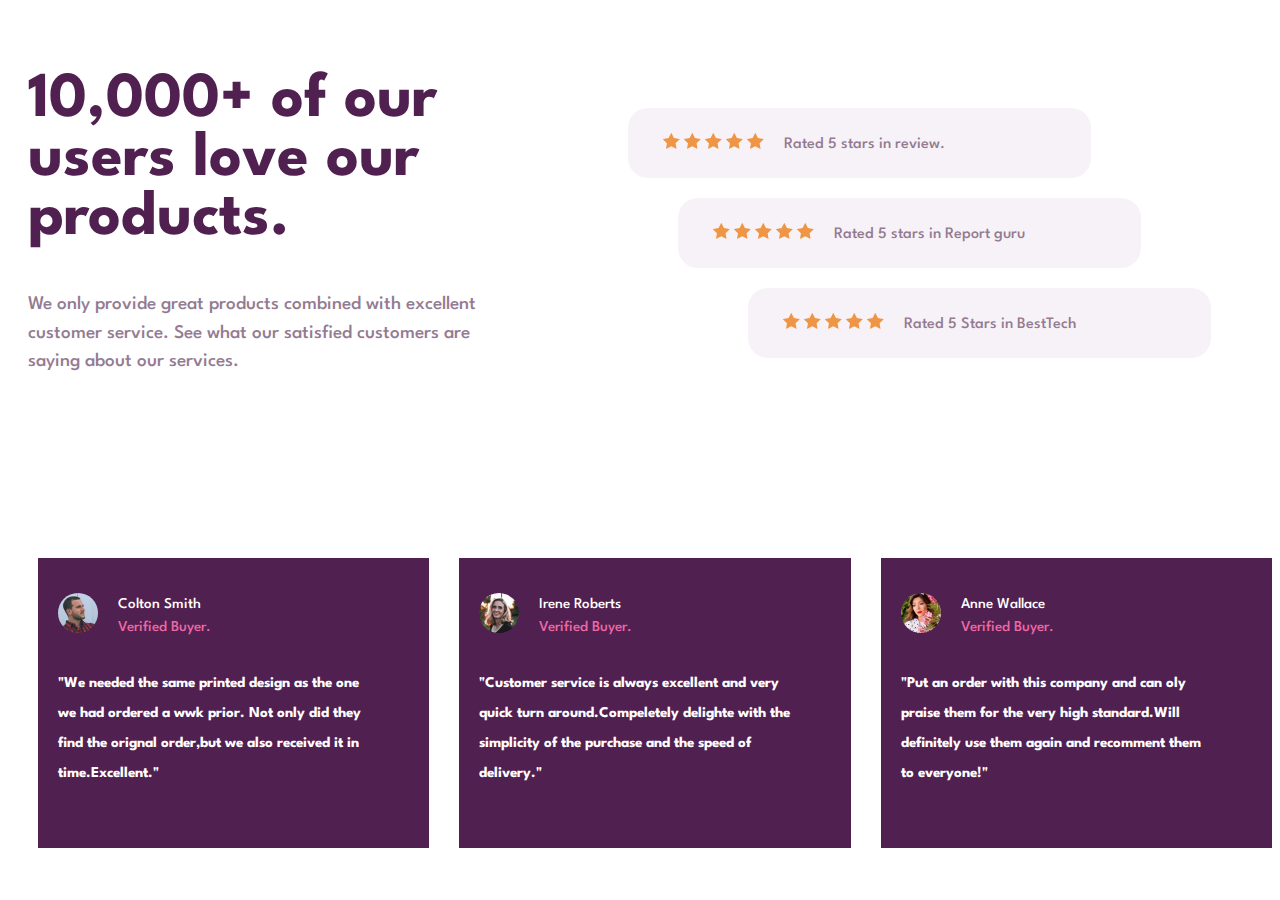
<file: social proof section/social-proof-section-master/index.html>
<!DOCTYPE html>
<html lang="en">
  <head>
    <meta charset="UTF-8" />
    <meta name="viewport" content="width=device-width, initial-scale=1.0" />
    <!-- displays site properly based on user's device -->

    <link
      rel="icon"
      type="image/png"
      sizes="32x32"
      href="./images/favicon-32x32.png"
    />
    <link rel="preconnect" href="https://fonts.gstatic.com">
<link href="https://fonts.googleapis.com/css2?family=Spartan:wght@400;500;700&display=swap" rel="stylesheet">
    <link rel="stylesheet" href="styles.css">
    <title>Frontend Mentor | Social proof section</title>

    <!-- Feel free to remove these styles or customise in your own stylesheet 👍 -->

  </head>
  <body>
    <div class = "neel-grandfather">
  <div class = "neel-dad">
<div class = "neel-mom">
<div class = "neel-1">
<h1>10,000+ of our users love our products.</h1>
<p>We only provide great products combined with excellent customer service. See what our satisfied customers are saying about our services.</p>
</div>
<div class="neel-2">
    <div class="neel-ten">
        <div class="ten-1">
            <svg width="17" height="16" xmlns="http://www.w3.org/2000/svg">
                <path d="M16.539 6.097a.297.297 0 00-.24-.202l-5.36-.779L8.542.26a.296.296 0 00-.53 0L5.613 5.117l-5.36.779a.297.297 0 00-.165.505l3.88 3.78-.917 5.34a.297.297 0 00.43.312l4.795-2.52 4.794 2.52a.296.296 0 00.43-.313l-.916-5.338L16.464 6.4c.08-.08.11-.197.075-.304z" fill="#EF9546" fill-rule="nonzero" /></svg>
            <svg width="17" height="16" xmlns="http://www.w3.org/2000/svg">
                <path d="M16.539 6.097a.297.297 0 00-.24-.202l-5.36-.779L8.542.26a.296.296 0 00-.53 0L5.613 5.117l-5.36.779a.297.297 0 00-.165.505l3.88 3.78-.917 5.34a.297.297 0 00.43.312l4.795-2.52 4.794 2.52a.296.296 0 00.43-.313l-.916-5.338L16.464 6.4c.08-.08.11-.197.075-.304z" fill="#EF9546" fill-rule="nonzero" /></svg>
            <svg width="17" height="16" xmlns="http://www.w3.org/2000/svg">
                <path d="M16.539 6.097a.297.297 0 00-.24-.202l-5.36-.779L8.542.26a.296.296 0 00-.53 0L5.613 5.117l-5.36.779a.297.297 0 00-.165.505l3.88 3.78-.917 5.34a.297.297 0 00.43.312l4.795-2.52 4.794 2.52a.296.296 0 00.43-.313l-.916-5.338L16.464 6.4c.08-.08.11-.197.075-.304z" fill="#EF9546" fill-rule="nonzero" /></svg>
            <svg width="17" height="16" xmlns="http://www.w3.org/2000/svg">
                <path d="M16.539 6.097a.297.297 0 00-.24-.202l-5.36-.779L8.542.26a.296.296 0 00-.53 0L5.613 5.117l-5.36.779a.297.297 0 00-.165.505l3.88 3.78-.917 5.34a.297.297 0 00.43.312l4.795-2.52 4.794 2.52a.296.296 0 00.43-.313l-.916-5.338L16.464 6.4c.08-.08.11-.197.075-.304z" fill="#EF9546" fill-rule="nonzero" /></svg>
            <svg width="17" height="16" xmlns="http://www.w3.org/2000/svg">
                <path d="M16.539 6.097a.297.297 0 00-.24-.202l-5.36-.779L8.542.26a.296.296 0 00-.53 0L5.613 5.117l-5.36.779a.297.297 0 00-.165.505l3.88 3.78-.917 5.34a.297.297 0 00.43.312l4.795-2.52 4.794 2.52a.296.296 0 00.43-.313l-.916-5.338L16.464 6.4c.08-.08.11-.197.075-.304z" fill="#EF9546" fill-rule="nonzero" /></svg>
        </div>
        <div class="ten-2">
            <p class = "para">Rated 5 stars in review.</p>
        </div>
    </div>
    <div class="neel-twenty">
        <div class="twenty-1">
            <svg width="17" height="16" xmlns="http://www.w3.org/2000/svg">
                <path d="M16.539 6.097a.297.297 0 00-.24-.202l-5.36-.779L8.542.26a.296.296 0 00-.53 0L5.613 5.117l-5.36.779a.297.297 0 00-.165.505l3.88 3.78-.917 5.34a.297.297 0 00.43.312l4.795-2.52 4.794 2.52a.296.296 0 00.43-.313l-.916-5.338L16.464 6.4c.08-.08.11-.197.075-.304z" fill="#EF9546" fill-rule="nonzero" /></svg>
            <svg width="17" height="16" xmlns="http://www.w3.org/2000/svg">
                <path d="M16.539 6.097a.297.297 0 00-.24-.202l-5.36-.779L8.542.26a.296.296 0 00-.53 0L5.613 5.117l-5.36.779a.297.297 0 00-.165.505l3.88 3.78-.917 5.34a.297.297 0 00.43.312l4.795-2.52 4.794 2.52a.296.296 0 00.43-.313l-.916-5.338L16.464 6.4c.08-.08.11-.197.075-.304z" fill="#EF9546" fill-rule="nonzero" /></svg>
            <svg width="17" height="16" xmlns="http://www.w3.org/2000/svg">
                <path d="M16.539 6.097a.297.297 0 00-.24-.202l-5.36-.779L8.542.26a.296.296 0 00-.53 0L5.613 5.117l-5.36.779a.297.297 0 00-.165.505l3.88 3.78-.917 5.34a.297.297 0 00.43.312l4.795-2.52 4.794 2.52a.296.296 0 00.43-.313l-.916-5.338L16.464 6.4c.08-.08.11-.197.075-.304z" fill="#EF9546" fill-rule="nonzero" /></svg>
            <svg width="17" height="16" xmlns="http://www.w3.org/2000/svg">
                <path d="M16.539 6.097a.297.297 0 00-.24-.202l-5.36-.779L8.542.26a.296.296 0 00-.53 0L5.613 5.117l-5.36.779a.297.297 0 00-.165.505l3.88 3.78-.917 5.34a.297.297 0 00.43.312l4.795-2.52 4.794 2.52a.296.296 0 00.43-.313l-.916-5.338L16.464 6.4c.08-.08.11-.197.075-.304z" fill="#EF9546" fill-rule="nonzero" /></svg>
            <svg width="17" height="16" xmlns="http://www.w3.org/2000/svg">
                <path d="M16.539 6.097a.297.297 0 00-.24-.202l-5.36-.779L8.542.26a.296.296 0 00-.53 0L5.613 5.117l-5.36.779a.297.297 0 00-.165.505l3.88 3.78-.917 5.34a.297.297 0 00.43.312l4.795-2.52 4.794 2.52a.296.296 0 00.43-.313l-.916-5.338L16.464 6.4c.08-.08.11-.197.075-.304z" fill="#EF9546" fill-rule="nonzero" /></svg>
        </div>
        <div class="twenty-2">
            <p class = "para">Rated 5 stars in Report guru</p>
        </div>
    </div>
    <div class="neel-thirty">
        <div class="thirty-1">
            <svg width="17" height="16" xmlns="http://www.w3.org/2000/svg">
                <path d="M16.539 6.097a.297.297 0 00-.24-.202l-5.36-.779L8.542.26a.296.296 0 00-.53 0L5.613 5.117l-5.36.779a.297.297 0 00-.165.505l3.88 3.78-.917 5.34a.297.297 0 00.43.312l4.795-2.52 4.794 2.52a.296.296 0 00.43-.313l-.916-5.338L16.464 6.4c.08-.08.11-.197.075-.304z" fill="#EF9546" fill-rule="nonzero" /></svg>
            <svg width="17" height="16" xmlns="http://www.w3.org/2000/svg">
                <path d="M16.539 6.097a.297.297 0 00-.24-.202l-5.36-.779L8.542.26a.296.296 0 00-.53 0L5.613 5.117l-5.36.779a.297.297 0 00-.165.505l3.88 3.78-.917 5.34a.297.297 0 00.43.312l4.795-2.52 4.794 2.52a.296.296 0 00.43-.313l-.916-5.338L16.464 6.4c.08-.08.11-.197.075-.304z" fill="#EF9546" fill-rule="nonzero" /></svg>
            <svg width="17" height="16" xmlns="http://www.w3.org/2000/svg">
                <path d="M16.539 6.097a.297.297 0 00-.24-.202l-5.36-.779L8.542.26a.296.296 0 00-.53 0L5.613 5.117l-5.36.779a.297.297 0 00-.165.505l3.88 3.78-.917 5.34a.297.297 0 00.43.312l4.795-2.52 4.794 2.52a.296.296 0 00.43-.313l-.916-5.338L16.464 6.4c.08-.08.11-.197.075-.304z" fill="#EF9546" fill-rule="nonzero" /></svg>
            <svg width="17" height="16" xmlns="http://www.w3.org/2000/svg">
                <path d="M16.539 6.097a.297.297 0 00-.24-.202l-5.36-.779L8.542.26a.296.296 0 00-.53 0L5.613 5.117l-5.36.779a.297.297 0 00-.165.505l3.88 3.78-.917 5.34a.297.297 0 00.43.312l4.795-2.52 4.794 2.52a.296.296 0 00.43-.313l-.916-5.338L16.464 6.4c.08-.08.11-.197.075-.304z" fill="#EF9546" fill-rule="nonzero" /></svg>
            <svg width="17" height="16" xmlns="http://www.w3.org/2000/svg">
                <path d="M16.539 6.097a.297.297 0 00-.24-.202l-5.36-.779L8.542.26a.296.296 0 00-.53 0L5.613 5.117l-5.36.779a.297.297 0 00-.165.505l3.88 3.78-.917 5.34a.297.297 0 00.43.312l4.795-2.52 4.794 2.52a.296.296 0 00.43-.313l-.916-5.338L16.464 6.4c.08-.08.11-.197.075-.304z" fill="#EF9546" fill-rule="nonzero" /></svg>
        </div>
        <div class="thirty-2">
            <p class="para">Rated 5 Stars in BestTech</p>
        </div>
    </div>
</div>
</div>
</div>
<div class = "neel-dad">

<div class="person-1">
  <div class = "flex-1">
<img class = "image" src="design/image-colton.jpg" alt="">
<p class = "white-1">Colton Smith     <span class="pink-1"> Verified Buyer. </span> </p>
</div>
<p class ="pe">"We needed the same printed design as the one we had ordered a wwk prior. Not only did they find the orignal order,but we also received it in time.Excellent."</p>
</div>


<div class="person-2">
  <div class = "flex-1">
  <img class = "image" src="design/image-irene.jpg" alt="">
  <p class = "white-1">Irene Roberts   <span class="pink-1"> Verified Buyer. </span></p>
</div>
  <p class = "pe">"Customer service is always excellent and very quick turn around.Compeletely delighte with the simplicity of the purchase and the speed of delivery."</p>
</div>


<div class="person-3">
  <div class = "flex-1">
  <img class = "image" src="design/image-anne.jpg" alt="">
  <p class = "white-1">Anne Wallace   <span class="pink-1"> Verified Buyer. </span></p>
</div>
  <p class = "pe">"Put an order with this company and can oly praise them for the very high standard.Will definitely use them again and recomment them to everyone!"</p>
</div>
</div>
</div>
  </body>
</html>
</file>
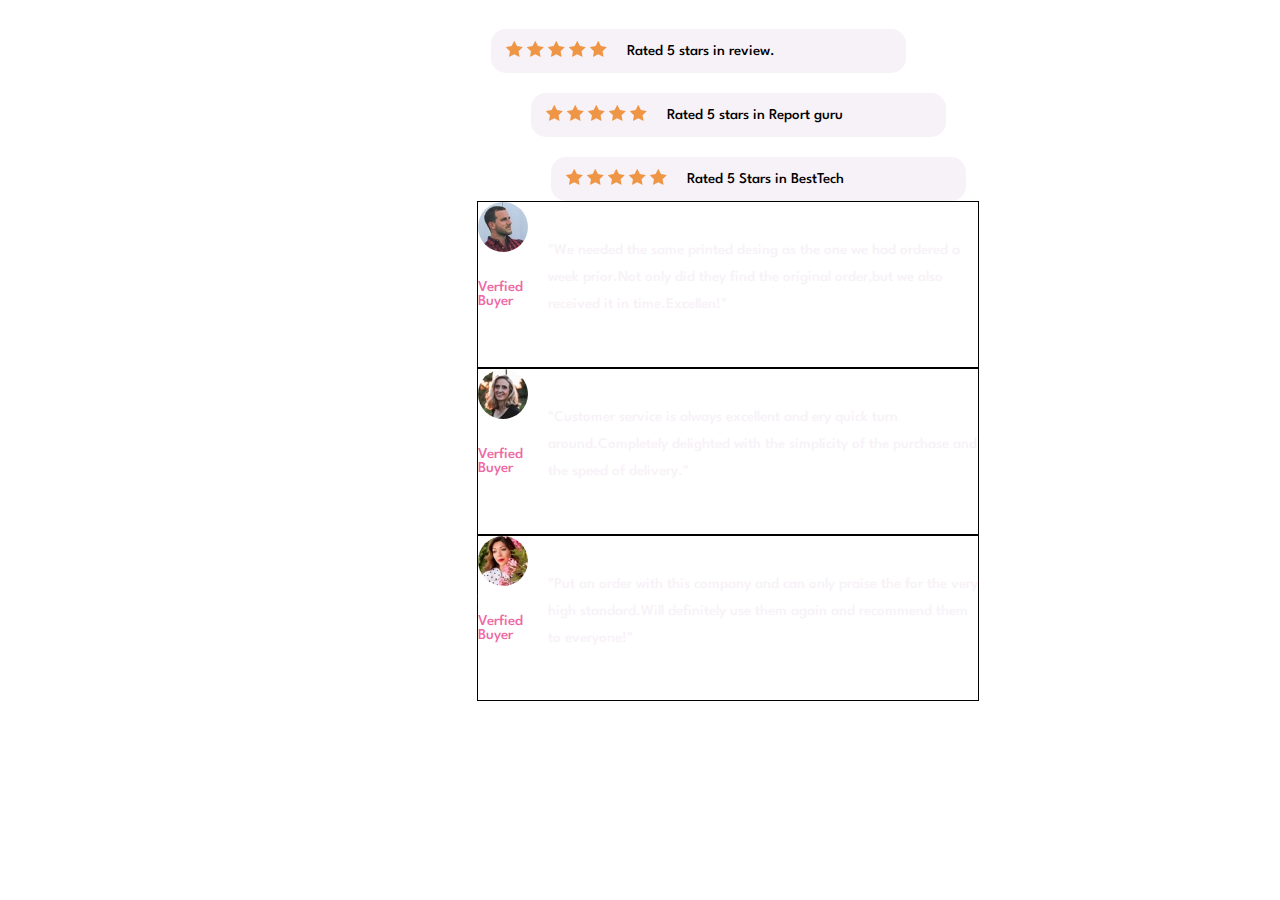
<file: social proof section/social-proof-section-master/design/test.html>
<!DOCTYPE html>
<html lang="en" dir="ltr">
  <head>
    <meta charset="utf-8">
    <title></title>
    <link rel="preconnect" href="https://fonts.gstatic.com">
<link href="https://fonts.googleapis.com/css2?family=Spartan:wght@400;500;700&display=swap" rel="stylesheet">
  </head>
  <body>
    <style>
      .one {color: hsl(300, 43%, 22%);
        font-weight:800;}

      .two {color:hsl(333, 80%, 67%);
        font-weight:800;}

      .three {color:hsl(303, 10%, 53%);
        font-weight:800;}

      .four {color:hsl(300, 24%, 96%);
        font-weight:800;}

      .five {color:
        font-weight:}


        .neel-dad {
          width: 1440px;
          height: 500px;
          display: flex;
          flex-direction: column;
          justify-content: center;
          align-items: center;
        }

        .neel-5 {

      display: flex;
      flex-direction: column;
  }

  .neel-ten {
      padding-left: 15px;
      margin-top: 20px;
      background-color: hsl(300, 24%, 96%);
      width: 25rem;
      display: flex;
      flex-direction: row;
      background-color: :hsl(303, 10%, 53%);
      border-radius: 15px;
  }

  .neel-twenty {
      padding-left: 15px;
      margin-top: 20px;
      margin-left: 40px;
      background-color: hsl(300, 24%, 96%);
      width: 25rem;
      display: flex;
      flex-direction: row;
      background-color: :hsl(303, 10%, 53%);
      border-radius: 15px;
  }

  .neel-thirty {
      padding-left: 15px;
      margin-top: 20px;
      margin-left: 60px;
      background-color: hsl(300, 24%, 96%);
      width: 25rem;
      display: flex;
      flex-direction: row;
      background-color: :hsl(303, 10%, 53%);
      border-radius: 15px;
  }

  .ten-2,
  .twenty-2,
  .thirty-2 {
      padding-left: 10px;

  }

  .2-1 {
      width: 250px;
      height: 10px;
      background-color: :hsl(303, 10%, 53%);
  }

  @media only screen and (max-width: 400px) {

      .neel-ten,
      .neel-twenty,
      .neel-thirty {
          width: 350px;
          height: 60px;
          display: flex;
          margin-left: 0px;
          flex-direction: column;
          margin: 20px auto 0px auto;

      }

      .ten-1,
      .twenty-1,
      .thirty-1 {
          padding-left: 110px;

      }

      .ten-2,
      .twenty-2,
      .thirty-2 {
          padding-top: 6px;
          padding-left: 70px;
      }
  }
        .brother {
          margin-bottom: 20px;
        }

        .dark-purple {
            font-family: 'Spartan', sans-serif;
          color: hsl(300, 43%, 22%);
          font-size: 2.85rem;
          font-weight: 700;
        }

        .image {
          width:50px;
          height: 50px;
          border-radius: 50%;
          float: left;
          margin-right: 20px;


        }

        .white , .purple {
          font-family: 'Spartan', sans-serif;
        }

        .white {
          color: hsl(0, 0%, 100%);
          font-family: 'Spartan', sans-serif;
          font-size: 15px;
          font-weight: 700;
          margin-bottom: 0px;
        }
        .purple {
          color:hsl(333, 80%, 67%);
          font-family: 'Spartan', sans-serif;
          font-size: 15px;
          font-weight: 500;
          margin-top: 0px;
        }

        .grey {
          color:hsl(300, 24%, 96%);
          font-family: 'Spartan', sans-serif;
          font-size: 15px;
          font-weight: 500;
          padding-top: 20px;
          line-height: 180%;
        }

        .dark-grey {
          color: hsl(303, 10%, 53%);
          font-weight:700;
          font-size: 2rem;
        }

        .reet-1 {
    width:500px;
    height:300px;
    display:flex;
    flex-direction:row;
    border:1px solid;
}

p { font-family: 'Spartan', sans-serif;
    font-size:15px;
    font-weight:500;}

.ten-1, .twenty-1, .thirty-1 {
  margin-top: auto;
  margin-bottom: auto;
    margin-right:10px;
    background-color::hsl(303, 10%, 53%);
}

.ten-2, .twenty-2, .thirty-2 {
    background-color::hsl(303, 10%, 53%);
}


..reet-ten, .reet-twenty, .reet-thirty {

    margin-top: 30px;
    display:flex;
    flex-direction:row;
    background-color:hsl(303, 10%, 53%);
}





      </style>




<div class = "neel-dad">
  <div class = "neel-4">
    <h1 class = "dark-purple">10,000+ of our users love our products.</h1>
    <p class = "dark-grey"> We only provide great products combined with excellent customer service.See what our satisfied customers are saying about our services.</p>
</div>

<div class="neel-5">
    <div class="neel-ten">
        <div class="ten-1">
            <svg width="17" height="16" xmlns="http://www.w3.org/2000/svg">
                <path d="M16.539 6.097a.297.297 0 00-.24-.202l-5.36-.779L8.542.26a.296.296 0 00-.53 0L5.613 5.117l-5.36.779a.297.297 0 00-.165.505l3.88 3.78-.917 5.34a.297.297 0 00.43.312l4.795-2.52 4.794 2.52a.296.296 0 00.43-.313l-.916-5.338L16.464 6.4c.08-.08.11-.197.075-.304z" fill="#EF9546" fill-rule="nonzero" /></svg>
            <svg width="17" height="16" xmlns="http://www.w3.org/2000/svg">
                <path d="M16.539 6.097a.297.297 0 00-.24-.202l-5.36-.779L8.542.26a.296.296 0 00-.53 0L5.613 5.117l-5.36.779a.297.297 0 00-.165.505l3.88 3.78-.917 5.34a.297.297 0 00.43.312l4.795-2.52 4.794 2.52a.296.296 0 00.43-.313l-.916-5.338L16.464 6.4c.08-.08.11-.197.075-.304z" fill="#EF9546" fill-rule="nonzero" /></svg>
            <svg width="17" height="16" xmlns="http://www.w3.org/2000/svg">
                <path d="M16.539 6.097a.297.297 0 00-.24-.202l-5.36-.779L8.542.26a.296.296 0 00-.53 0L5.613 5.117l-5.36.779a.297.297 0 00-.165.505l3.88 3.78-.917 5.34a.297.297 0 00.43.312l4.795-2.52 4.794 2.52a.296.296 0 00.43-.313l-.916-5.338L16.464 6.4c.08-.08.11-.197.075-.304z" fill="#EF9546" fill-rule="nonzero" /></svg>
            <svg width="17" height="16" xmlns="http://www.w3.org/2000/svg">
                <path d="M16.539 6.097a.297.297 0 00-.24-.202l-5.36-.779L8.542.26a.296.296 0 00-.53 0L5.613 5.117l-5.36.779a.297.297 0 00-.165.505l3.88 3.78-.917 5.34a.297.297 0 00.43.312l4.795-2.52 4.794 2.52a.296.296 0 00.43-.313l-.916-5.338L16.464 6.4c.08-.08.11-.197.075-.304z" fill="#EF9546" fill-rule="nonzero" /></svg>
            <svg width="17" height="16" xmlns="http://www.w3.org/2000/svg">
                <path d="M16.539 6.097a.297.297 0 00-.24-.202l-5.36-.779L8.542.26a.296.296 0 00-.53 0L5.613 5.117l-5.36.779a.297.297 0 00-.165.505l3.88 3.78-.917 5.34a.297.297 0 00.43.312l4.795-2.52 4.794 2.52a.296.296 0 00.43-.313l-.916-5.338L16.464 6.4c.08-.08.11-.197.075-.304z" fill="#EF9546" fill-rule="nonzero" /></svg>
        </div>
        <div class="ten-2">
            <p>Rated 5 stars in review.</p>
        </div>
    </div>
    <div class="neel-twenty">
        <div class="twenty-1">
            <svg width="17" height="16" xmlns="http://www.w3.org/2000/svg">
                <path d="M16.539 6.097a.297.297 0 00-.24-.202l-5.36-.779L8.542.26a.296.296 0 00-.53 0L5.613 5.117l-5.36.779a.297.297 0 00-.165.505l3.88 3.78-.917 5.34a.297.297 0 00.43.312l4.795-2.52 4.794 2.52a.296.296 0 00.43-.313l-.916-5.338L16.464 6.4c.08-.08.11-.197.075-.304z" fill="#EF9546" fill-rule="nonzero" /></svg>
            <svg width="17" height="16" xmlns="http://www.w3.org/2000/svg">
                <path d="M16.539 6.097a.297.297 0 00-.24-.202l-5.36-.779L8.542.26a.296.296 0 00-.53 0L5.613 5.117l-5.36.779a.297.297 0 00-.165.505l3.88 3.78-.917 5.34a.297.297 0 00.43.312l4.795-2.52 4.794 2.52a.296.296 0 00.43-.313l-.916-5.338L16.464 6.4c.08-.08.11-.197.075-.304z" fill="#EF9546" fill-rule="nonzero" /></svg>
            <svg width="17" height="16" xmlns="http://www.w3.org/2000/svg">
                <path d="M16.539 6.097a.297.297 0 00-.24-.202l-5.36-.779L8.542.26a.296.296 0 00-.53 0L5.613 5.117l-5.36.779a.297.297 0 00-.165.505l3.88 3.78-.917 5.34a.297.297 0 00.43.312l4.795-2.52 4.794 2.52a.296.296 0 00.43-.313l-.916-5.338L16.464 6.4c.08-.08.11-.197.075-.304z" fill="#EF9546" fill-rule="nonzero" /></svg>
            <svg width="17" height="16" xmlns="http://www.w3.org/2000/svg">
                <path d="M16.539 6.097a.297.297 0 00-.24-.202l-5.36-.779L8.542.26a.296.296 0 00-.53 0L5.613 5.117l-5.36.779a.297.297 0 00-.165.505l3.88 3.78-.917 5.34a.297.297 0 00.43.312l4.795-2.52 4.794 2.52a.296.296 0 00.43-.313l-.916-5.338L16.464 6.4c.08-.08.11-.197.075-.304z" fill="#EF9546" fill-rule="nonzero" /></svg>
            <svg width="17" height="16" xmlns="http://www.w3.org/2000/svg">
                <path d="M16.539 6.097a.297.297 0 00-.24-.202l-5.36-.779L8.542.26a.296.296 0 00-.53 0L5.613 5.117l-5.36.779a.297.297 0 00-.165.505l3.88 3.78-.917 5.34a.297.297 0 00.43.312l4.795-2.52 4.794 2.52a.296.296 0 00.43-.313l-.916-5.338L16.464 6.4c.08-.08.11-.197.075-.304z" fill="#EF9546" fill-rule="nonzero" /></svg>
        </div>
        <div class="twenty-2">
            <p>Rated 5 stars in Report guru</p>
        </div>
    </div>
    <div class="neel-thirty">
        <div class="thirty-1">
            <svg width="17" height="16" xmlns="http://www.w3.org/2000/svg">
                <path d="M16.539 6.097a.297.297 0 00-.24-.202l-5.36-.779L8.542.26a.296.296 0 00-.53 0L5.613 5.117l-5.36.779a.297.297 0 00-.165.505l3.88 3.78-.917 5.34a.297.297 0 00.43.312l4.795-2.52 4.794 2.52a.296.296 0 00.43-.313l-.916-5.338L16.464 6.4c.08-.08.11-.197.075-.304z" fill="#EF9546" fill-rule="nonzero" /></svg>
            <svg width="17" height="16" xmlns="http://www.w3.org/2000/svg">
                <path d="M16.539 6.097a.297.297 0 00-.24-.202l-5.36-.779L8.542.26a.296.296 0 00-.53 0L5.613 5.117l-5.36.779a.297.297 0 00-.165.505l3.88 3.78-.917 5.34a.297.297 0 00.43.312l4.795-2.52 4.794 2.52a.296.296 0 00.43-.313l-.916-5.338L16.464 6.4c.08-.08.11-.197.075-.304z" fill="#EF9546" fill-rule="nonzero" /></svg>
            <svg width="17" height="16" xmlns="http://www.w3.org/2000/svg">
                <path d="M16.539 6.097a.297.297 0 00-.24-.202l-5.36-.779L8.542.26a.296.296 0 00-.53 0L5.613 5.117l-5.36.779a.297.297 0 00-.165.505l3.88 3.78-.917 5.34a.297.297 0 00.43.312l4.795-2.52 4.794 2.52a.296.296 0 00.43-.313l-.916-5.338L16.464 6.4c.08-.08.11-.197.075-.304z" fill="#EF9546" fill-rule="nonzero" /></svg>
            <svg width="17" height="16" xmlns="http://www.w3.org/2000/svg">
                <path d="M16.539 6.097a.297.297 0 00-.24-.202l-5.36-.779L8.542.26a.296.296 0 00-.53 0L5.613 5.117l-5.36.779a.297.297 0 00-.165.505l3.88 3.78-.917 5.34a.297.297 0 00.43.312l4.795-2.52 4.794 2.52a.296.296 0 00.43-.313l-.916-5.338L16.464 6.4c.08-.08.11-.197.075-.304z" fill="#EF9546" fill-rule="nonzero" /></svg>
            <svg width="17" height="16" xmlns="http://www.w3.org/2000/svg">
                <path d="M16.539 6.097a.297.297 0 00-.24-.202l-5.36-.779L8.542.26a.296.296 0 00-.53 0L5.613 5.117l-5.36.779a.297.297 0 00-.165.505l3.88 3.78-.917 5.34a.297.297 0 00.43.312l4.795-2.52 4.794 2.52a.296.296 0 00.43-.313l-.916-5.338L16.464 6.4c.08-.08.11-.197.075-.304z" fill="#EF9546" fill-rule="nonzero" /></svg>
        </div>
        <div class="thirty-2">
            <p>Rated 5 Stars in BestTech</p>
        </div>
    </div>
</div>

<div class = "neel-dad">
      <div class = "reet-1">
        <div class = "brother">
        <img class = "image" src="image-colton.jpg" alt="">
        <p class = "white">Colton Smith</p>
        <p class = "purple">Verfied Buyer</p>
      </div>
        <p class = "grey">"We needed the same printed desing as the one we had ordered a week prior.Not only did they find the original order,but we also received it in time.Excellen!"</p>
      </div>

      <div class = "reet-1">
        <div class = "brother">
        <img class = "image" src="image-irene.jpg" alt="">
        <p class = "white">Irene Roberts</p>
        <p class = "purple">Verfied Buyer</p>
      </div>
      <p class = "grey">"Customer service is always excellent and ery quick turn around.Completely delighted with the simplicity of the purchase and the speed of delivery." </p>
      </div>

      <div class = "reet-1">
        <div class = "brother">
        <img class = "image" src="image-anne.jpg" alt="">
        <p class = "white">Anne Walace.</p>
        <p class = "purple">Verfied Buyer</p>
      </div>
      <p class = "grey">"Put an order with this company and can only praise the for the very high standard.Will definitely use them again and recommend them to everyone!" </p>
    </div>
  </div>

  </body>
</html>
</file>
<file: social proof section/social-proof-section-master/styles.css>
.neel-dad {
  display: flex;
  flex-direction: row;

}

.neel-mom {
  widht: 1000px;
  height: 550px;
  display: flex;
  flex-direction: row;

}

.neel-grandfather {
  display: flex;
  flex-direction: column;

}

h1 {
  font-family: 'Spartan', sans-serif;
  font-weight: 500;
}

p {
  font-family: 'Spartan', sans-serif;
  font-weight: 700;
}

.flex-1 {
  display: flex;
  flex-direction: row;
}

.neel-1 {
    width: 500px;
    height: 500px;
    padding: 20px 20px 20px 20px;
}

.neel-2 {
    padding-top: 80px;
    padding-left: 80px;
    display:flex;
    flex-direction:column;
}

.neel-ten {
    padding-left: 15px;
    padding-top: 10px;
    margin-top: 20px;
    background-color:hsl(300, 24%, 96%);
    width: 28rem;
    height: 60px;
    display:flex;
    flex-direction:row;
    background-color::hsl(303, 10%, 53%);
    border-radius: 20px;
}

.neel-twenty {
    padding-left: 15px;
     padding-top: 10px;
    margin-top: 20px;
    margin-left: 50px;
    background-color:hsl(300, 24%, 96%);
    width: 28rem;
    height: 60px;
    display:flex;
    flex-direction:row;
    background-color::hsl(303, 10%, 53%);
     border-radius: 20px;
    }

.neel-thirty {
    padding-left: 15px;
     padding-top: 10px;
    margin-top: 20px;
    margin-left: 120px;
     background-color:hsl(300, 24%, 96%);
    width: 28rem;
    height: 60px;
    display:flex;
    flex-direction:row;
    background-color::hsl(303, 10%, 53%);
     border-radius: 20px;
}

.ten-1, .twenty-1 , .thirty-1 {
  padding-left: 20px;
  padding-right:  20px;
  margin-top: 15px;
}

.ten-2 , .twenty-2, .thirty-2 {
  margin-top: 15px;
}

.person-1, .person-2, .person-3 {
   width: 400px;
   height: 250px;
   margin-left: 30px;
   background-color: hsl(300, 43%, 22%);
   padding: 20px 20px 20px 20px;

}

.image  {
  width: 40px;
  height: 40px;
  border-radius: 50%;
  float: left;
  margin-top: 15px;
}

.white-1 {
 font-family: 'Spartan', sans-serif;
 font-weight: 500;
 font-size: 15px;
  color:hsl(0, 0%, 100%);
  padding-left: 20px;
  padding-right: 180px;
}

.pink-1 {
 font-family: 'Spartan', sans-serif;
 font-weight: 500;
 font-size: 15px;
 color: hsl(333, 80%, 67%);

}

.pe {
  font-family: 'Spartan', sans-serif;
  font-weight: 700;
  font-size: 15px;
  line-height: 200%;
  color: hsl(0, 0%, 100%);
}

@media only screen and (max-width: 550px) {

  h1 {
    text-align: center;
  }

  p {
    text-align: center;
  }

  .neel-2 {
    padding-top: 0px;
    padding-left:0px;
  }

    .neel-ten, .neel-twenty , .neel-thirty {
       padding-top:5px;
       padding-bottom: 10px;
       margin-top: 20px;
       margin-left: auto;
       margin-right: auto;
        width: 25rem;
        height: 70px;
        display:flex;
        flex-direction: column;

    }

    .ten-1, .twenty-1,  .thirty-1  {
     padding-right:0px;
     padding-top: 5px;
     padding-left: 130px;
     margin-top:10px;
     padding-bottom:5px;
    }

  .ten-2 {
    padding-left: 40px;
    margin-top: 0px;
  }

  .twenty-2 {
    padding-left: 45px;
      margin-top: 0px;
  }

  .thirty-2 {
    padding-left:35px;
      margin-top: 0px;
  }

    para {
      padding-top: 15px;
    }


     .neel-grandfather {
       flex-direction: column;
     }

    .neel-dad {
      height: 850px;
      flex-direction: column;

    }

    .neel-mom {
      flex-direction: column;
    }

    .person-1, .person-2, .person-3 {
      margin-bottom: 20px;
    }
}



h1 {
  <link rel="preconnect" href="https://fonts.gstatic.com">
   font-family: 'Spartan', sans-serif;
   font-weight: 700;
    color: hsl(300, 43%, 22%);
    font-size: 4rem;
}

p {font-family: 'Spartan', sans-serif;
    font-weight: 500;
    font-size:  1.2rem;
    color:hsl(303, 10%, 53%);
    padding-right:40px;
    line-height:150%;
}

.para {
  font-family: 'Spartan', sans-serif;
      font-weight: 500;
      margin-top: 0px;
      font-size:  1rem;
      color:hsl(303, 10%, 53%);

}
</file>
